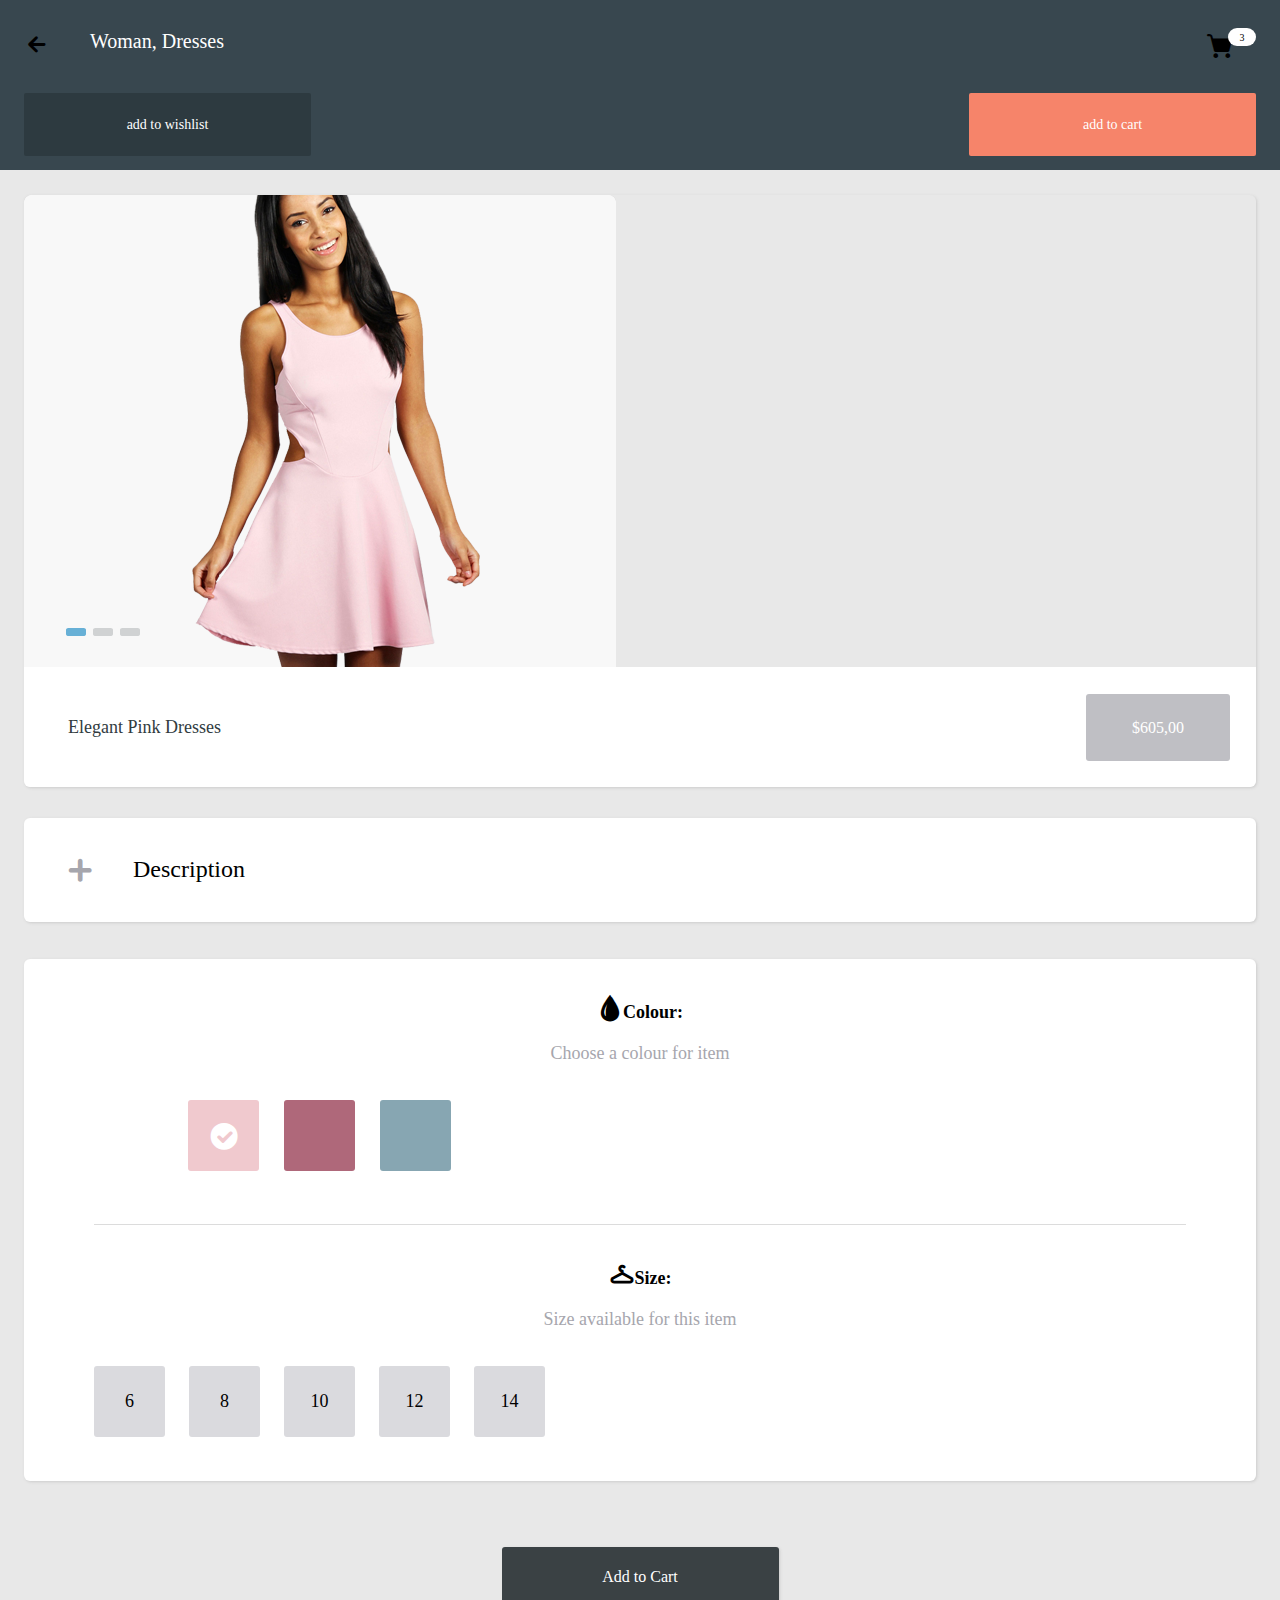
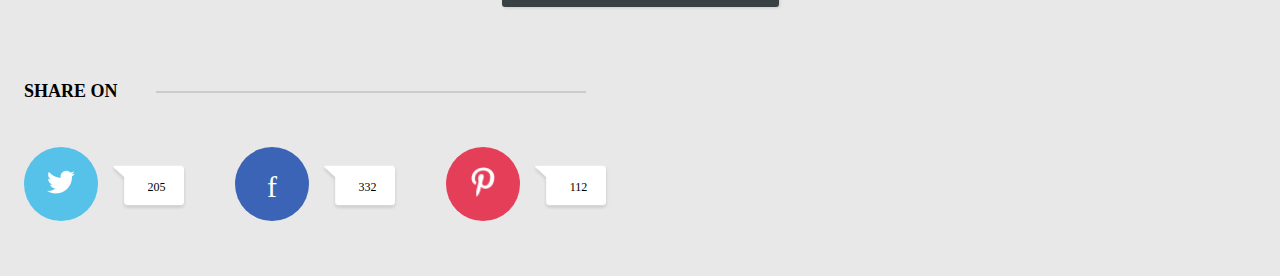
<file: index.html>
<!DOCTYPE html>
<html lang="en">
<head>
	<meta charset="UTF-8">
	<title>移动端</title>
	<link rel="stylesheet" href="css/repeat.css">
	<link rel="stylesheet" href="css/style.css">
	<link rel="stylesheet" href="font/iconfont.css">
	<meta id="viewport" name="viewport" content="width=device-width,minimum-scale=1,maximum-scale=1,user-scalable=0">
	<script>
    window.onload = window.onresize = function(){		 
        var view_width = document.getElementsByTagName('html')[0].getBoundingClientRect().width;
		//找到标签名为html的第一个
        var _html = document.getElementsByTagName('html')[0];
		//如果屏幕宽度大于640 
		//就用 640/16=40
		//小于640的时候 不确定 也是尺寸/40
        view_width>640?_html.style.fontSize = 640 / 16 + 'px':_html.style.fontSize = view_width / 16 + 'px';
		//最大网页尺寸640 
		//最大字体（根字体大小） 40
    }
	</script>
</head>
<body>
	<!-- 头部 -->
	<header>
		<div class="hd_top clearfix">
			<em class="iconfont fl">&#xe67a;</em>
			<h5 class="fl">Woman, Dresses</h5>
			<span class="iconfont fr">&#xe692;<i>3</i></span>
		</div>
		<div class="hd_bom clearfix">
			<a href="#" class="a1 fl">add to wishlist</a>
			<a href="#" class="a2 fr">add to cart</a>
		</div>
	</header>
	<!-- 内容 -->
	<div class="content">
		<div class="banner">
			<img src="images/ren.png" alt="">
			<div class="ba_bom clearfix">
				<p class="p1 fl">Elegant Pink Dresses</p>
				<p class="p2 fr">$605,00</p>
			</div>
		</div>
		<div class="con1 clearfix">
			<i class="iconfont icon-jiahao fl"></i>
			<p class="fl">Description</p>
		</div>
		<div class="con2">
			<div class="con2_top">
				<h6><i class="iconfont icon-icon75"></i>Colour:</h6>
				<p>Choose a colour for item</p>
				<strong class="clearfix">
					<em class="em1 fl"><i class="iconfont icon-duigou"></i></em>
					<em class="em2 fl"></em>
					<em class="em3 fl"></em>
				</strong>
			</div>
			<div class="con2_bom">
				<h6><i class="iconfont icon-1"></i>Size:</h6>
				<p>Size available for this item</p>
				<ul class="clearfix">
					<li>6</li>
					<li>8</li>
					<li>10</li>
					<li>12</li>
					<li>14</li>
				</ul>
			</div>
		</div>
		<div class="con3">
			<a href="#">Add to Cart</a>
		</div>
		<div class="con4">
			<div class="con4_top clearfix">
				<h6 class="fl">SHARE ON</h6>
				<span class="fl"></span>
			</div>
			<ul class="clearfix">
				<li class="li1 fl clearfix">
					<em class="fl">
						<strong></strong>
					</em>
					<i class="fl">205</i>
				</li>
				<li class="li2 fl clearfix">
					<em class="fl">
						<strong>f</strong>
					</em>
					<i class="fl">332</i>
				</li>
				<li class="li3 fl clearfix">
					<em class="fl">
						<strong></strong>
					</em>
					<i class="fl">112</i>
				</li>
			</ul>
		</div>
	</div>
</body>
</html>
</file>
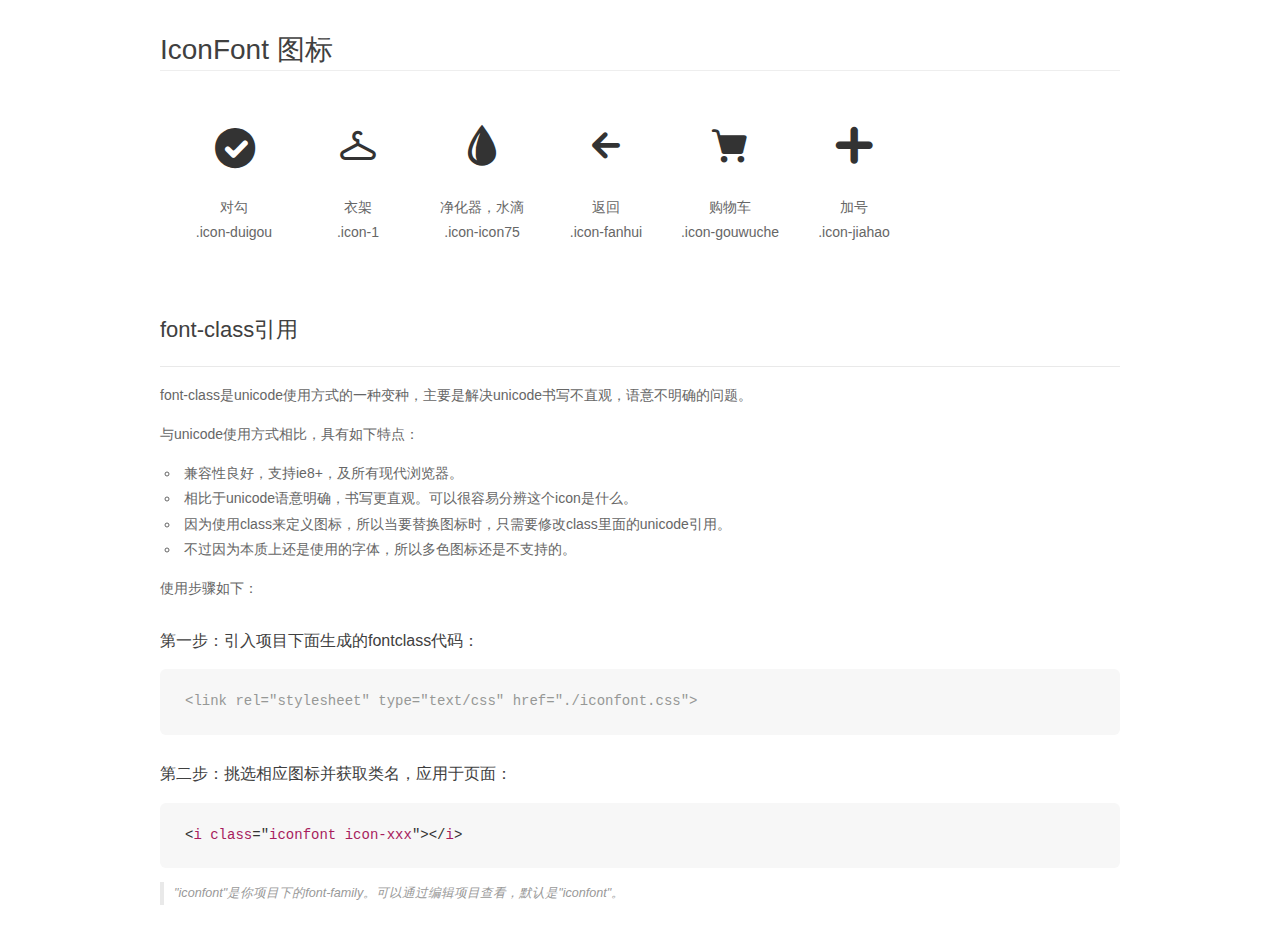
<file: font/demo_fontclass.html>
<!DOCTYPE html>
<html>
<head>
    <meta charset="utf-8"/>
    <title>IconFont</title>
    <link rel="stylesheet" href="demo.css">
    <link rel="stylesheet" href="iconfont.css">
</head>
<body>
    <div class="main markdown">
        <h1>IconFont 图标</h1>
        <ul class="icon_lists clear">
            
                <li>
                <i class="icon iconfont icon-duigou"></i>
                    <div class="name">对勾</div>
                    <div class="fontclass">.icon-duigou</div>
                </li>
            
                <li>
                <i class="icon iconfont icon-1"></i>
                    <div class="name">衣架</div>
                    <div class="fontclass">.icon-1</div>
                </li>
            
                <li>
                <i class="icon iconfont icon-icon75"></i>
                    <div class="name">净化器，水滴</div>
                    <div class="fontclass">.icon-icon75</div>
                </li>
            
                <li>
                <i class="icon iconfont icon-fanhui"></i>
                    <div class="name">返回</div>
                    <div class="fontclass">.icon-fanhui</div>
                </li>
            
                <li>
                <i class="icon iconfont icon-gouwuche"></i>
                    <div class="name">购物车</div>
                    <div class="fontclass">.icon-gouwuche</div>
                </li>
            
                <li>
                <i class="icon iconfont icon-jiahao"></i>
                    <div class="name">加号</div>
                    <div class="fontclass">.icon-jiahao</div>
                </li>
            
        </ul>

        <h2 id="font-class-">font-class引用</h2>
        <hr>

        <p>font-class是unicode使用方式的一种变种，主要是解决unicode书写不直观，语意不明确的问题。</p>
        <p>与unicode使用方式相比，具有如下特点：</p>
        <ul>
        <li>兼容性良好，支持ie8+，及所有现代浏览器。</li>
        <li>相比于unicode语意明确，书写更直观。可以很容易分辨这个icon是什么。</li>
        <li>因为使用class来定义图标，所以当要替换图标时，只需要修改class里面的unicode引用。</li>
        <li>不过因为本质上还是使用的字体，所以多色图标还是不支持的。</li>
        </ul>
        <p>使用步骤如下：</p>
        <h3 id="-fontclass-">第一步：引入项目下面生成的fontclass代码：</h3>


        <pre><code class="lang-js hljs javascript"><span class="hljs-comment">&lt;link rel="stylesheet" type="text/css" href="./iconfont.css"&gt;</span></code></pre>
        <h3 id="-">第二步：挑选相应图标并获取类名，应用于页面：</h3>
        <pre><code class="lang-css hljs">&lt;<span class="hljs-selector-tag">i</span> <span class="hljs-selector-tag">class</span>="<span class="hljs-selector-tag">iconfont</span> <span class="hljs-selector-tag">icon-xxx</span>"&gt;&lt;/<span class="hljs-selector-tag">i</span>&gt;</code></pre>
        <blockquote>
        <p>"iconfont"是你项目下的font-family。可以通过编辑项目查看，默认是"iconfont"。</p>
        </blockquote>
    </div>
</body>
</html>
</file>
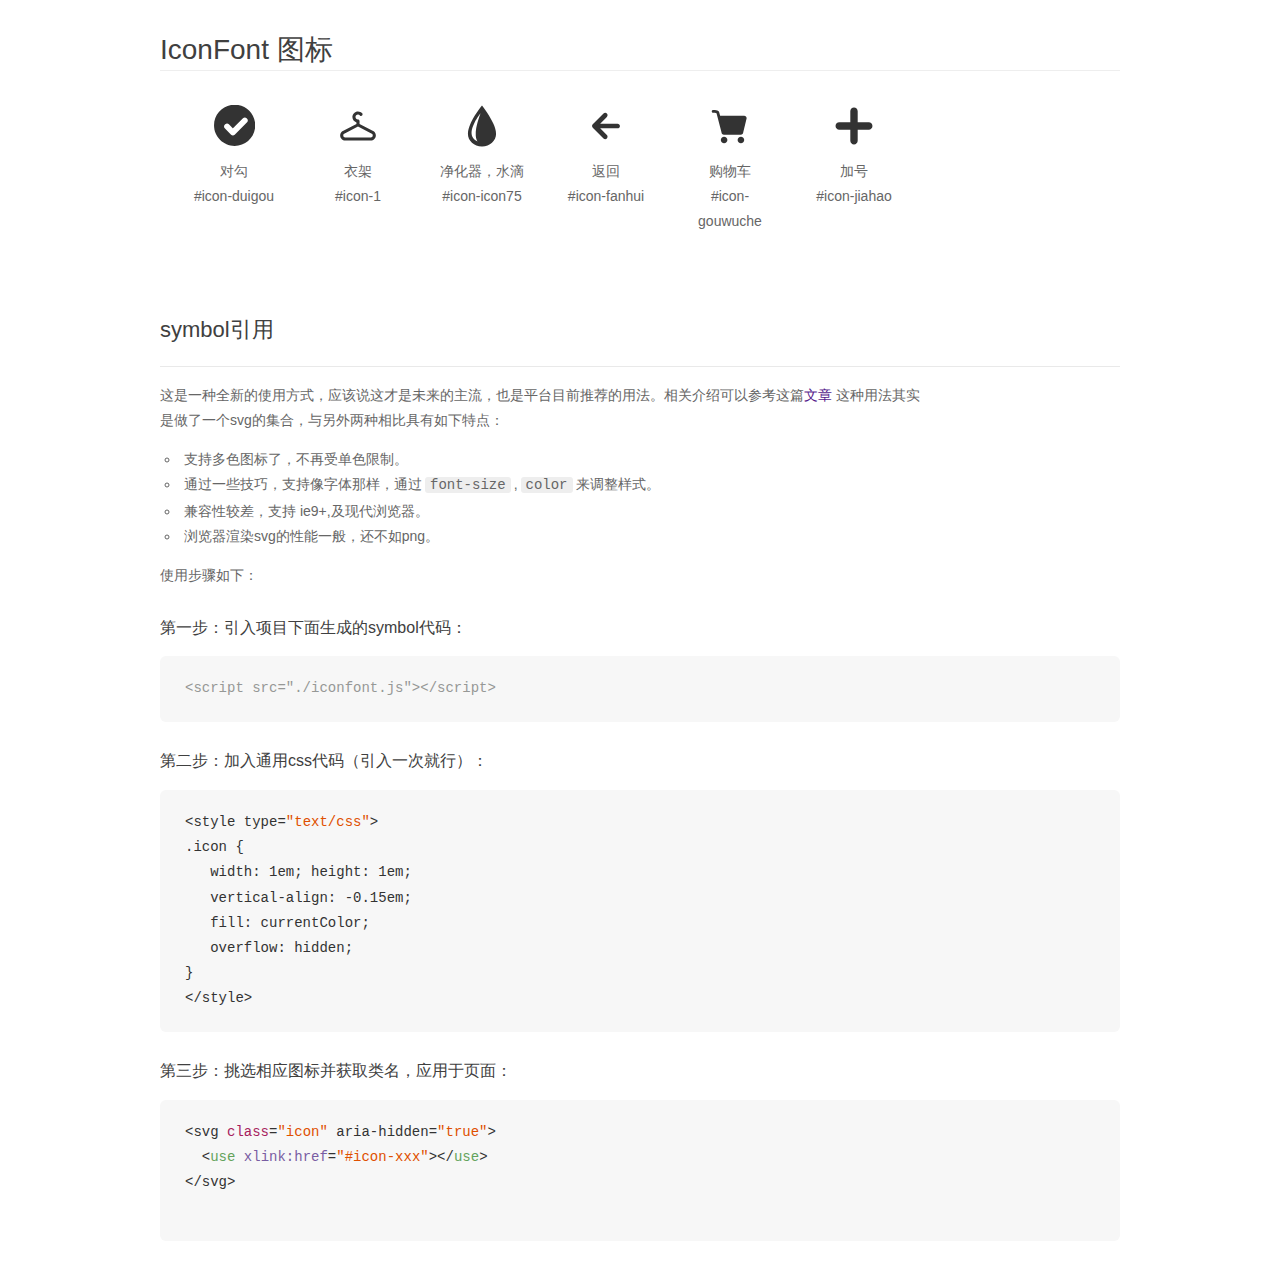
<file: font/demo_symbol.html>
<!DOCTYPE html>
<html>
<head>
    <meta charset="utf-8"/>
    <title>IconFont</title>
    <link rel="stylesheet" href="demo.css">
    <script src="iconfont.js"></script>

    <style type="text/css">
        .icon {
          /* 通过设置 font-size 来改变图标大小 */
          width: 1em; height: 1em;
          /* 图标和文字相邻时，垂直对齐 */
          vertical-align: -0.15em;
          /* 通过设置 color 来改变 SVG 的颜色/fill */
          fill: currentColor;
          /* path 和 stroke 溢出 viewBox 部分在 IE 下会显示
             normalize.css 中也包含这行 */
          overflow: hidden;
        }

    </style>
</head>
<body>
    <div class="main markdown">
        <h1>IconFont 图标</h1>
        <ul class="icon_lists clear">
            
                <li>
                    <svg class="icon" aria-hidden="true">
                        <use xlink:href="#icon-duigou"></use>
                    </svg>
                    <div class="name">对勾</div>
                    <div class="fontclass">#icon-duigou</div>
                </li>
            
                <li>
                    <svg class="icon" aria-hidden="true">
                        <use xlink:href="#icon-1"></use>
                    </svg>
                    <div class="name">衣架</div>
                    <div class="fontclass">#icon-1</div>
                </li>
            
                <li>
                    <svg class="icon" aria-hidden="true">
                        <use xlink:href="#icon-icon75"></use>
                    </svg>
                    <div class="name">净化器，水滴</div>
                    <div class="fontclass">#icon-icon75</div>
                </li>
            
                <li>
                    <svg class="icon" aria-hidden="true">
                        <use xlink:href="#icon-fanhui"></use>
                    </svg>
                    <div class="name">返回</div>
                    <div class="fontclass">#icon-fanhui</div>
                </li>
            
                <li>
                    <svg class="icon" aria-hidden="true">
                        <use xlink:href="#icon-gouwuche"></use>
                    </svg>
                    <div class="name">购物车</div>
                    <div class="fontclass">#icon-gouwuche</div>
                </li>
            
                <li>
                    <svg class="icon" aria-hidden="true">
                        <use xlink:href="#icon-jiahao"></use>
                    </svg>
                    <div class="name">加号</div>
                    <div class="fontclass">#icon-jiahao</div>
                </li>
            
        </ul>


        <h2 id="symbol-">symbol引用</h2>
        <hr>

        <p>这是一种全新的使用方式，应该说这才是未来的主流，也是平台目前推荐的用法。相关介绍可以参考这篇<a href="">文章</a>
        这种用法其实是做了一个svg的集合，与另外两种相比具有如下特点：</p>
        <ul>
          <li>支持多色图标了，不再受单色限制。</li>
          <li>通过一些技巧，支持像字体那样，通过<code>font-size</code>,<code>color</code>来调整样式。</li>
          <li>兼容性较差，支持 ie9+,及现代浏览器。</li>
          <li>浏览器渲染svg的性能一般，还不如png。</li>
        </ul>
        <p>使用步骤如下：</p>
        <h3 id="-symbol-">第一步：引入项目下面生成的symbol代码：</h3>
        <pre><code class="lang-js hljs javascript"><span class="hljs-comment">&lt;script src="./iconfont.js"&gt;&lt;/script&gt;</span></code></pre>
        <h3 id="-css-">第二步：加入通用css代码（引入一次就行）：</h3>
        <pre><code class="lang-js hljs javascript">&lt;style type=<span class="hljs-string">"text/css"</span>&gt;
.icon {
   width: <span class="hljs-number">1</span>em; height: <span class="hljs-number">1</span>em;
   vertical-align: <span class="hljs-number">-0.15</span>em;
   fill: currentColor;
   overflow: hidden;
}
&lt;<span class="hljs-regexp">/style&gt;</span></code></pre>
        <h3 id="-">第三步：挑选相应图标并获取类名，应用于页面：</h3>
        <pre><code class="lang-js hljs javascript">&lt;svg <span class="hljs-class"><span class="hljs-keyword">class</span></span>=<span class="hljs-string">"icon"</span> aria-hidden=<span class="hljs-string">"true"</span>&gt;<span class="xml"><span class="hljs-tag">
  &lt;<span class="hljs-name">use</span> <span class="hljs-attr">xlink:href</span>=<span class="hljs-string">"#icon-xxx"</span>&gt;</span><span class="hljs-tag">&lt;/<span class="hljs-name">use</span>&gt;</span>
</span>&lt;<span class="hljs-regexp">/svg&gt;
        </span></code></pre>
    </div>
</body>
</html>
</file>
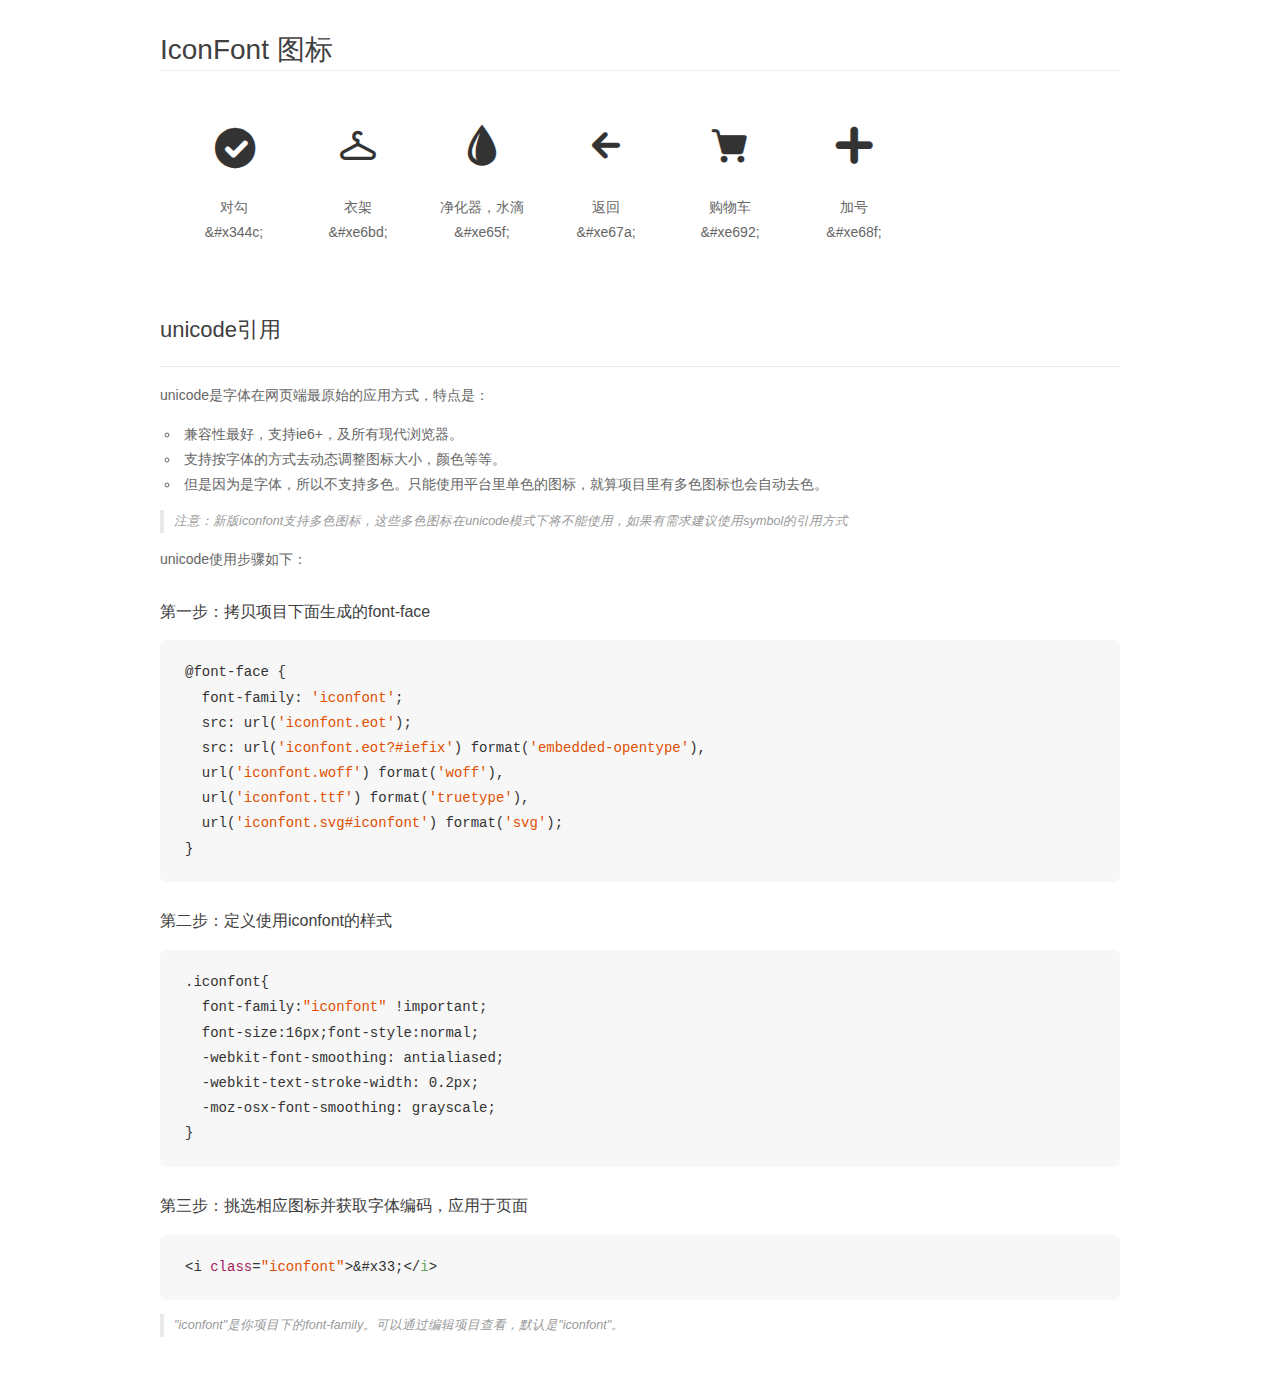
<file: font/demo_unicode.html>
<!DOCTYPE html>
<html>
<head>
    <meta charset="utf-8"/>
    <title>IconFont</title>
    <link rel="stylesheet" href="demo.css">

    <style type="text/css">

        @font-face {font-family: "iconfont";
          src: url('iconfont.eot'); /* IE9*/
          src: url('iconfont.eot#iefix') format('embedded-opentype'), /* IE6-IE8 */
          url('iconfont.woff') format('woff'), /* chrome, firefox */
          url('iconfont.ttf') format('truetype'), /* chrome, firefox, opera, Safari, Android, iOS 4.2+*/
          url('iconfont.svg#iconfont') format('svg'); /* iOS 4.1- */
        }

        .iconfont {
          font-family:"iconfont" !important;
          font-size:16px;
          font-style:normal;
          -webkit-font-smoothing: antialiased;
          -webkit-text-stroke-width: 0.2px;
          -moz-osx-font-smoothing: grayscale;
        }

    </style>
</head>
<body>
    <div class="main markdown">
        <h1>IconFont 图标</h1>
        <ul class="icon_lists clear">
            
                <li>
                <i class="icon iconfont">&#x344c;</i>
                    <div class="name">对勾</div>
                    <div class="code">&amp;#x344c;</div>
                </li>
            
                <li>
                <i class="icon iconfont">&#xe6bd;</i>
                    <div class="name">衣架</div>
                    <div class="code">&amp;#xe6bd;</div>
                </li>
            
                <li>
                <i class="icon iconfont">&#xe65f;</i>
                    <div class="name">净化器，水滴</div>
                    <div class="code">&amp;#xe65f;</div>
                </li>
            
                <li>
                <i class="icon iconfont">&#xe67a;</i>
                    <div class="name">返回</div>
                    <div class="code">&amp;#xe67a;</div>
                </li>
            
                <li>
                <i class="icon iconfont">&#xe692;</i>
                    <div class="name">购物车</div>
                    <div class="code">&amp;#xe692;</div>
                </li>
            
                <li>
                <i class="icon iconfont">&#xe68f;</i>
                    <div class="name">加号</div>
                    <div class="code">&amp;#xe68f;</div>
                </li>
            
        </ul>
        <h2 id="unicode-">unicode引用</h2>
        <hr>

        <p>unicode是字体在网页端最原始的应用方式，特点是：</p>
        <ul>
        <li>兼容性最好，支持ie6+，及所有现代浏览器。</li>
        <li>支持按字体的方式去动态调整图标大小，颜色等等。</li>
        <li>但是因为是字体，所以不支持多色。只能使用平台里单色的图标，就算项目里有多色图标也会自动去色。</li>
        </ul>
        <blockquote>
        <p>注意：新版iconfont支持多色图标，这些多色图标在unicode模式下将不能使用，如果有需求建议使用symbol的引用方式</p>
        </blockquote>
        <p>unicode使用步骤如下：</p>
        <h3 id="-font-face">第一步：拷贝项目下面生成的font-face</h3>
        <pre><code class="lang-js hljs javascript">@font-face {
  font-family: <span class="hljs-string">'iconfont'</span>;
  src: url(<span class="hljs-string">'iconfont.eot'</span>);
  src: url(<span class="hljs-string">'iconfont.eot?#iefix'</span>) format(<span class="hljs-string">'embedded-opentype'</span>),
  url(<span class="hljs-string">'iconfont.woff'</span>) format(<span class="hljs-string">'woff'</span>),
  url(<span class="hljs-string">'iconfont.ttf'</span>) format(<span class="hljs-string">'truetype'</span>),
  url(<span class="hljs-string">'iconfont.svg#iconfont'</span>) format(<span class="hljs-string">'svg'</span>);
}
</code></pre>
        <h3 id="-iconfont-">第二步：定义使用iconfont的样式</h3>
        <pre><code class="lang-js hljs javascript">.iconfont{
  font-family:<span class="hljs-string">"iconfont"</span> !important;
  font-size:<span class="hljs-number">16</span>px;font-style:normal;
  -webkit-font-smoothing: antialiased;
  -webkit-text-stroke-width: <span class="hljs-number">0.2</span>px;
  -moz-osx-font-smoothing: grayscale;
}
</code></pre>
        <h3 id="-">第三步：挑选相应图标并获取字体编码，应用于页面</h3>
        <pre><code class="lang-js hljs javascript">&lt;i <span class="hljs-class"><span class="hljs-keyword">class</span></span>=<span class="hljs-string">"iconfont"</span>&gt;&amp;#x33;<span class="xml"><span class="hljs-tag">&lt;/<span class="hljs-name">i</span>&gt;</span></span></code></pre>

        <blockquote>
        <p>"iconfont"是你项目下的font-family。可以通过编辑项目查看，默认是"iconfont"。</p>
        </blockquote>
    </div>


</body>
</html>
</file>
<file: css/repeat.css>
@charset "utf-8";
body,ul,ol,li,dl,dt,h1,h2,h3,h4,h5,h6,p,input,textarea,select,figure{margin: 0;padding: 0;}
ul,ol{list-style: none;}
input,textarea,select{border: none; background-color: transparent; outline: none;}
textarea{resize: none;}
img{border: none;vertical-align:top;}
a{text-decoration: none;-webkit-tap-highlight-color: transparent;
}
strong{font-weight:normal;}
em,i{font-style:normal;}
.fl{float: left;} .fr{float: right;}
html {-webkit-text-size-adjust: none;}
.clearfix:after,.clearfix:before{content: ""; display: table;}
.clearfix:after{clear: both;}
.clearfix{*zoom:1;}
</file>
<file: css/style.css>
@charset "utf-8";
/* 头部 */
header{
	background-color:#38474F;
	padding:0.75rem 0.6rem 0.35rem 0.6rem;
}
.hd_top em{
	font-size:0.65rem;
}
.hd_top h5{
	color:#fff;
	margin-left:1rem;
	font-size:0.5rem;
	font-weight:normal;
}
.hd_top span{
	position:relative;
	font-size:0.75rem;
	margin-right:0.525rem;
}
.hd_top span i{
	color:#000;
	width:0.7rem;
	height:0.45rem;
	position:absolute;
	font-size:0.25rem;
	text-align:center;
	line-height:0.45rem;
	background-color:#fff;
	border-radius:0.225rem;
	top:-0.05rem; right:-0.525rem;
}
.hd_bom a{
	color:#fff;
	width:7.175rem;
	height:1.575rem;
	border-radius:2px;
	text-align:center;
	font-size:0.35rem;
	margin-top:0.75rem;
	line-height:1.575rem;
}
.hd_bom .a1{
	background-color:#2D3A40;
}
.hd_bom .a2{
	background-color:#F6846A;
}
.hd_bom a:hover{
	box-shadow: 0 0 3px rgba(0, 0, 0, 0.5);
}
/* 内容 */
.content{
	background-color:#E8E8E8;
	padding:0.625rem 0.6rem 0 0.6rem;
}
.banner{
	border-radius:0.15rem;
	box-shadow:0.025rem 0.025rem 0.075rem #ccc;
}
.banner img{
	width:14.8rem;
	height:11.8rem;
	border-radius:0.15rem 0.15rem 0 0;
}
.ba_bom{
	background-color:#fff;
	border-radius:0 0 0.15rem 0.15rem;
	padding:0.675rem 0.65rem 0.65rem 1.1rem;
}
.ba_bom .p1{
	color:#323C3F;
	font-size:0.45rem;
	line-height:1.675rem;
}
.ba_bom .p2{
	color:#fff;
	width:3.6rem;
	height:1.675rem;
	font-size:0.4rem;
	text-align:center;
	line-height:1.675rem;
	border-radius:0.075rem;
	background-color:#BFBFC4;
}
.con1{
	margin-top:0.775rem;
	background-color:#fff;
	border-radius:0.15rem;
	padding:0.95rem 8.7rem 0.95rem 1.075rem;
	box-shadow:0.025rem 0.025rem 0.075rem #ccc;
}
.icon-jiahao{
	color:#A6A6AD;
	font-size:0.65rem;
	margin-right:1rem;
}
.con1 p{
	font-size:0.6rem;
}
.con2{
	margin-top:0.925rem;
	border-radius:0.15rem;
	background-color:#fff;
	padding:0.875rem 1.75rem 1.1rem 1.75rem;
	box-shadow:0.025rem 0.025rem 0.075rem #ccc;
}
.con2 h6{
	font-size:0.45rem;
	text-align:center;
}
.con2 h6 i{
	font-size:0.65rem;
}
.con2 p{
	color:#A6A6AD;
	font-size:0.45rem;
	text-align:center;
	margin-top:0.5rem;
}
.con2_top strong{
	padding:0 2.35rem;
	display:inline-block;
}
.con2_top em{
	width:1.775rem;
	height:1.775rem;
	text-align:center;
	line-height:1.6rem;
	border-radius:0.075rem;
	margin:0.9rem 0.625rem 1.075rem 0;
}
.con2_top .em1{
	background-color:#F0C9CE;
}
.con2_top .em2{
	background-color:#AF687A;
}
.con2_top .em3{
	background-color:#87A6B2;
}
.con2_top .em3{
	margin-right:0;
}
.icon-duigou{
	color:#fff;
	font-size:0.7rem;
}
.con2_bom{
	border-top:1px solid #DCDCDC;
}
.con2_bom h6{
	padding-top:0.875rem;
}
.con2_bom li{
	float:left;
	width:1.775rem;
	height:1.775rem;
	text-align:center;
	font-size:0.45rem;
	line-height:1.775rem;
	border-radius:0.075rem;
	background-color:#DADADE;
	margin:0.9rem 0.6rem 0 0;
}
.con2_bom li:nth-child(5){
	margin-right:0;
}
.con2_bom li:hover{
	color:#fff;
	background-color:#67B0D6;
	box-shadow:0.025rem 0.025rem 0.075rem #ccc;
}
.con3{
	margin-top:1.6rem;
	text-align:center;
	margin-bottom:1.85rem;
}
.con3 a{
	color:#fff;
	height:1.5rem;
	width:6.925rem;
	font-size:0.4rem;
	text-align:center;
	line-height:1.5rem;
	display:inline-block;
	border-radius:0.075rem;
	background-color:#3A4144;
	box-shadow:0.025rem 0.025rem 0.075rem #ccc;
}
.con4_top{
	margin-bottom:1.125rem;
}
.con4 h6{
	font-size:0.45rem;
	margin-right:0.95rem;
}
.con4 span{
	width:10.75rem;
	margin-top:0.25rem;
	border-top:0.05rem solid #C9CBCC;
}
.con4 li{
	margin-right:1.2rem;
	margin-bottom:1.375rem;
}
.con4 .li3{
	margin-right:0;
}
.con4 li em{
	width:1.85rem;
	height:1.85rem;
	text-align:center;
	border-radius:50%;
	line-height:1.85rem;
	margin-right:0.325rem;
}
.con4 .li1 em{
	background-color:#56C2EA;
}
.con4 .li2 em{
	background-color:#3B63B6;
}
.con4 .li3 em{
	background-color:#E53E59;
}
.con4 li em strong{
	color:#fff;
	width:0.7rem;
	height:0.75rem;
	font-size:0.75rem;
	display:inline-block;
}
.con4 .li1 em strong{
	background:url('../images/con4_1.png') no-repeat center center / contain;
}
.con4 .li3 em strong{
	background:url('../images/con4_2.png') no-repeat center center / contain;
}
.con4 li i{
	width:1.525rem;
	height:1.125rem;
	font-size:0.3rem;
	text-align:center;
	margin-top:0.45rem;
	line-height:1.125rem;
	padding-left:0.375rem;
	background:url('../images/con4_3.png') no-repeat  left center / cover;
}
</file>
<file: font/iconfont.css>
@font-face {font-family: "iconfont";
  src: url('iconfont.eot?t=1525432398431'); /* IE9*/
  src: url('iconfont.eot?t=1525432398431#iefix') format('embedded-opentype'), /* IE6-IE8 */
  url('[data-uri]') format('woff'),
  url('iconfont.ttf?t=1525432398431') format('truetype'), /* chrome, firefox, opera, Safari, Android, iOS 4.2+*/
  url('iconfont.svg?t=1525432398431#iconfont') format('svg'); /* iOS 4.1- */
}

.iconfont {
  font-family:"iconfont" !important;
  font-style:normal;
  -webkit-font-smoothing: antialiased;
  -moz-osx-font-smoothing: grayscale;
}

.icon-duigou:before { content: "\344c"; }

.icon-1:before { content: "\e6bd"; }

.icon-icon75:before { content: "\e65f"; }

.icon-fanhui:before { content: "\e67a"; }

.icon-gouwuche:before { content: "\e692"; }

.icon-jiahao:before { content: "\e68f"; }
</file>
<file: font/demo.css>
*{margin: 0;padding: 0;list-style: none;}
/*
KISSY CSS Reset
理念：1. reset 的目的不是清除浏览器的默认样式，这仅是部分工作。清除和重置是紧密不可分的。
2. reset 的目的不是让默认样式在所有浏览器下一致，而是减少默认样式有可能带来的问题。
3. reset 期望提供一套普适通用的基础样式。但没有银弹，推荐根据具体需求，裁剪和修改后再使用。
特色：1. 适应中文；2. 基于最新主流浏览器。
维护：玉伯<lifesinger@gmail.com>, 正淳<ragecarrier@gmail.com>
 */

/** 清除内外边距 **/
body, h1, h2, h3, h4, h5, h6, hr, p, blockquote, /* structural elements 结构元素 */
dl, dt, dd, ul, ol, li, /* list elements 列表元素 */
pre, /* text formatting elements 文本格式元素 */
form, fieldset, legend, button, input, textarea, /* form elements 表单元素 */
th, td /* table elements 表格元素 */ {
  margin: 0;
  padding: 0;
}

/** 设置默认字体 **/
body,
button, input, select, textarea /* for ie */ {
  font: 12px/1.5 tahoma, arial, \5b8b\4f53, sans-serif;
}
h1, h2, h3, h4, h5, h6 { font-size: 100%; }
address, cite, dfn, em, var { font-style: normal; } /* 将斜体扶正 */
code, kbd, pre, samp { font-family: courier new, courier, monospace; } /* 统一等宽字体 */
small { font-size: 12px; } /* 小于 12px 的中文很难阅读，让 small 正常化 */

/** 重置列表元素 **/
ul, ol { list-style: none; }

/** 重置文本格式元素 **/
a { text-decoration: none; }
a:hover { text-decoration: underline; }


/** 重置表单元素 **/
legend { color: #000; } /* for ie6 */
fieldset, img { border: 0; } /* img 搭车：让链接里的 img 无边框 */
button, input, select, textarea { font-size: 100%; } /* 使得表单元素在 ie 下能继承字体大小 */
/* 注：optgroup 无法扶正 */

/** 重置表格元素 **/
table { border-collapse: collapse; border-spacing: 0; }

/* 清除浮动 */
.ks-clear:after, .clear:after {
  content: '\20';
  display: block;
  height: 0;
  clear: both;
}
.ks-clear, .clear {
  *zoom: 1;
}

.main {
  padding: 30px 100px;
width: 960px;
margin: 0 auto;
}
.main h1{font-size:36px; color:#333; text-align:left;margin-bottom:30px; border-bottom: 1px solid #eee;}

.helps{margin-top:40px;}
.helps pre{
  padding:20px;
  margin:10px 0;
  border:solid 1px #e7e1cd;
  background-color: #fffdef;
  overflow: auto;
}

.icon_lists{
  width: 100% !important;

}

.icon_lists li{
  float:left;
  width: 100px;
  height:180px;
  text-align: center;
  list-style: none !important;
}
.icon_lists .icon{
  font-size: 42px;
  line-height: 100px;
  margin: 10px 0;
  color:#333;
  -webkit-transition: font-size 0.25s ease-out 0s;
  -moz-transition: font-size 0.25s ease-out 0s;
  transition: font-size 0.25s ease-out 0s;

}
.icon_lists .icon:hover{
  font-size: 100px;
}



.markdown {
  color: #666;
  font-size: 14px;
  line-height: 1.8;
}

.highlight {
  line-height: 1.5;
}

.markdown img {
  vertical-align: middle;
  max-width: 100%;
}

.markdown h1 {
  color: #404040;
  font-weight: 500;
  line-height: 40px;
  margin-bottom: 24px;
}

.markdown h2,
.markdown h3,
.markdown h4,
.markdown h5,
.markdown h6 {
  color: #404040;
  margin: 1.6em 0 0.6em 0;
  font-weight: 500;
  clear: both;
}

.markdown h1 {
  font-size: 28px;
}

.markdown h2 {
  font-size: 22px;
}

.markdown h3 {
  font-size: 16px;
}

.markdown h4 {
  font-size: 14px;
}

.markdown h5 {
  font-size: 12px;
}

.markdown h6 {
  font-size: 12px;
}

.markdown hr {
  height: 1px;
  border: 0;
  background: #e9e9e9;
  margin: 16px 0;
  clear: both;
}

.markdown p,
.markdown pre {
  margin: 1em 0;
}

.markdown > p,
.markdown > blockquote,
.markdown > .highlight,
.markdown > ol,
.markdown > ul {
  width: 80%;
}

.markdown ul > li {
  list-style: circle;
}

.markdown > ul li,
.markdown blockquote ul > li {
  margin-left: 20px;
  padding-left: 4px;
}

.markdown > ul li p,
.markdown > ol li p {
  margin: 0.6em 0;
}

.markdown ol > li {
  list-style: decimal;
}

.markdown > ol li,
.markdown blockquote ol > li {
  margin-left: 20px;
  padding-left: 4px;
}

.markdown code {
  margin: 0 3px;
  padding: 0 5px;
  background: #eee;
  border-radius: 3px;
}

.markdown pre {
  border-radius: 6px;
  background: #f7f7f7;
  padding: 20px;
}

.markdown pre code {
  border: none;
  background: #f7f7f7;
  margin: 0;
}

.markdown strong,
.markdown b {
  font-weight: 600;
}

.markdown > table {
  border-collapse: collapse;
  border-spacing: 0px;
  empty-cells: show;
  border: 1px solid #e9e9e9;
  width: 95%;
  margin-bottom: 24px;
}

.markdown > table th {
  white-space: nowrap;
  color: #333;
  font-weight: 600;

}

.markdown > table th,
.markdown > table td {
  border: 1px solid #e9e9e9;
  padding: 8px 16px;
  text-align: left;
}

.markdown > table th {
  background: #F7F7F7;
}

.markdown blockquote {
  font-size: 90%;
  color: #999;
  border-left: 4px solid #e9e9e9;
  padding-left: 0.8em;
  margin: 1em 0;
  font-style: italic;
}

.markdown blockquote p {
  margin: 0;
}

.markdown .anchor {
  opacity: 0;
  transition: opacity 0.3s ease;
  margin-left: 8px;
}

.markdown .waiting {
  color: #ccc;
}

.markdown h1:hover .anchor,
.markdown h2:hover .anchor,
.markdown h3:hover .anchor,
.markdown h4:hover .anchor,
.markdown h5:hover .anchor,
.markdown h6:hover .anchor {
  opacity: 1;
  display: inline-block;
}

.markdown > br,
.markdown > p > br {
  clear: both;
}


.hljs {
  display: block;
  background: white;
  padding: 0.5em;
  color: #333333;
  overflow-x: auto;
}

.hljs-comment,
.hljs-meta {
  color: #969896;
}

.hljs-string,
.hljs-variable,
.hljs-template-variable,
.hljs-strong,
.hljs-emphasis,
.hljs-quote {
  color: #df5000;
}

.hljs-keyword,
.hljs-selector-tag,
.hljs-type {
  color: #a71d5d;
}

.hljs-literal,
.hljs-symbol,
.hljs-bullet,
.hljs-attribute {
  color: #0086b3;
}

.hljs-section,
.hljs-name {
  color: #63a35c;
}

.hljs-tag {
  color: #333333;
}

.hljs-title,
.hljs-attr,
.hljs-selector-id,
.hljs-selector-class,
.hljs-selector-attr,
.hljs-selector-pseudo {
  color: #795da3;
}

.hljs-addition {
  color: #55a532;
  background-color: #eaffea;
}

.hljs-deletion {
  color: #bd2c00;
  background-color: #ffecec;
}

.hljs-link {
  text-decoration: underline;
}

pre{
  background: #fff;
}
</file>
